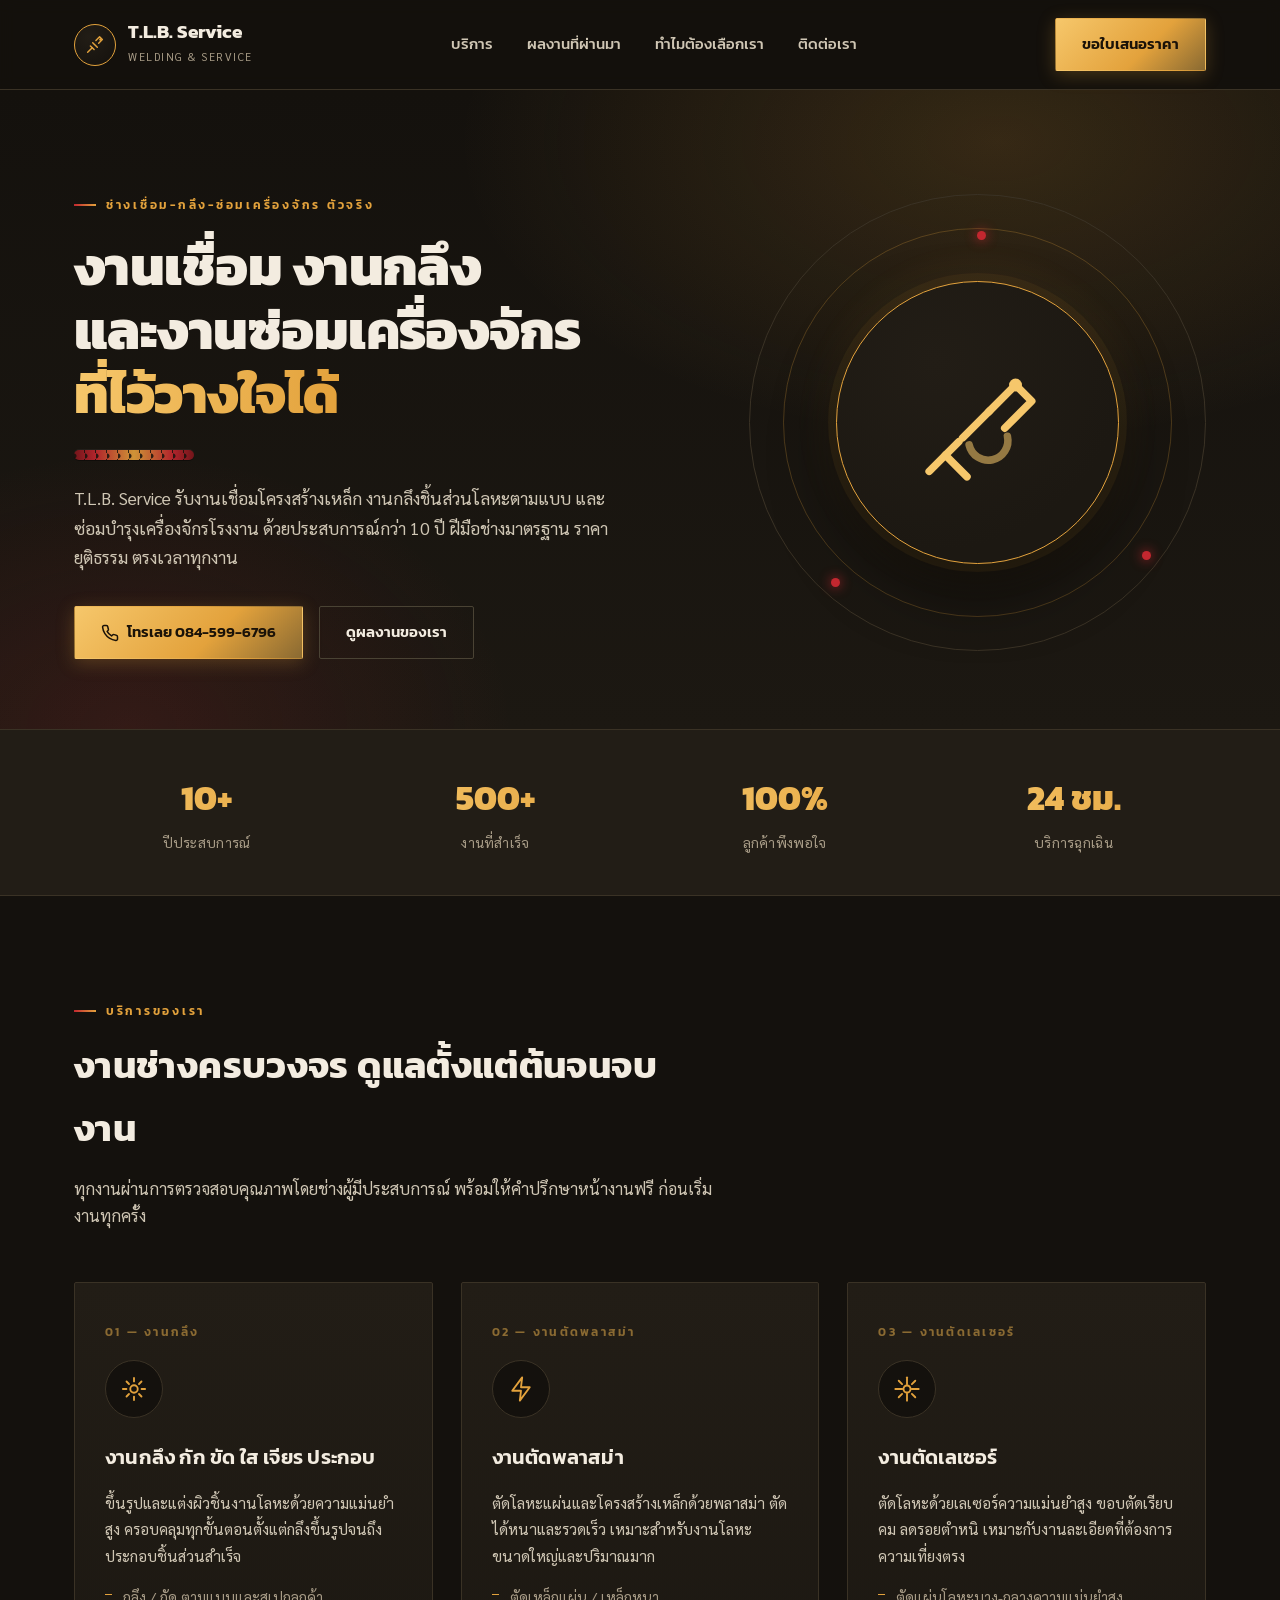
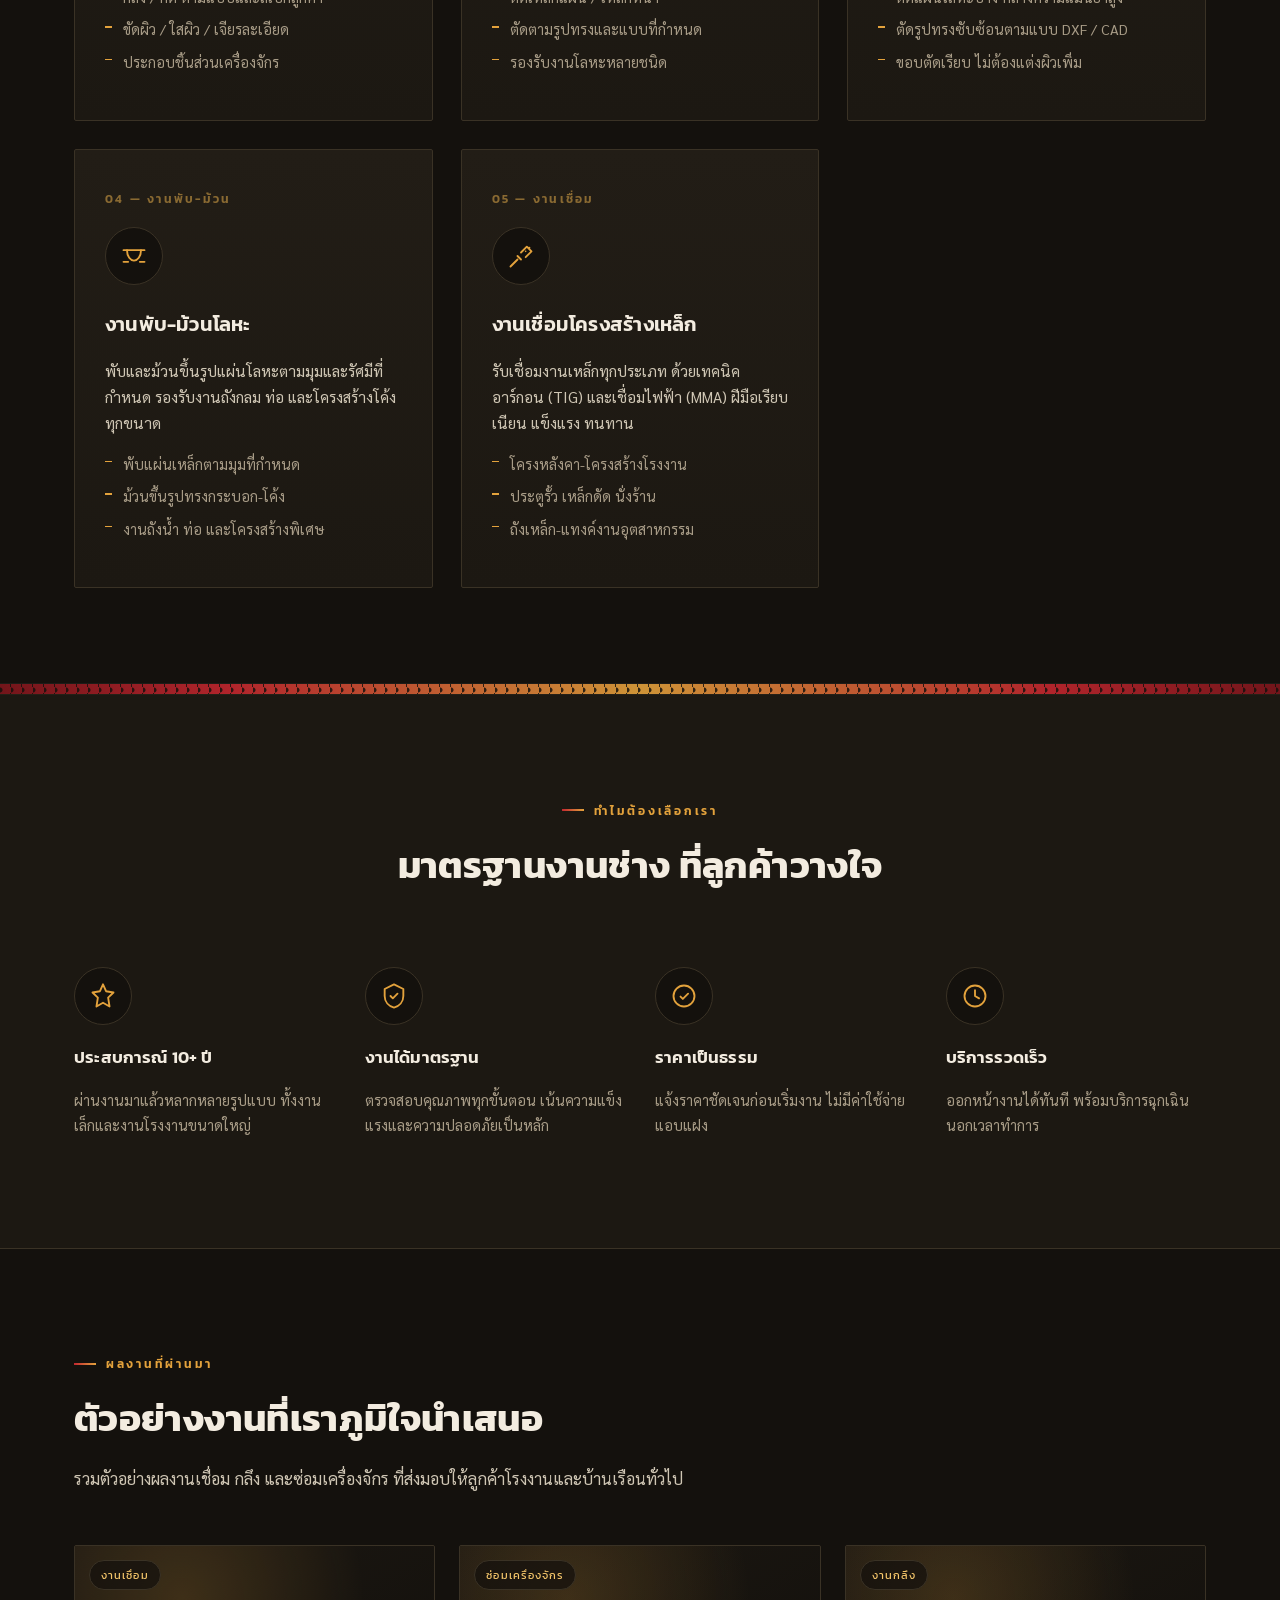
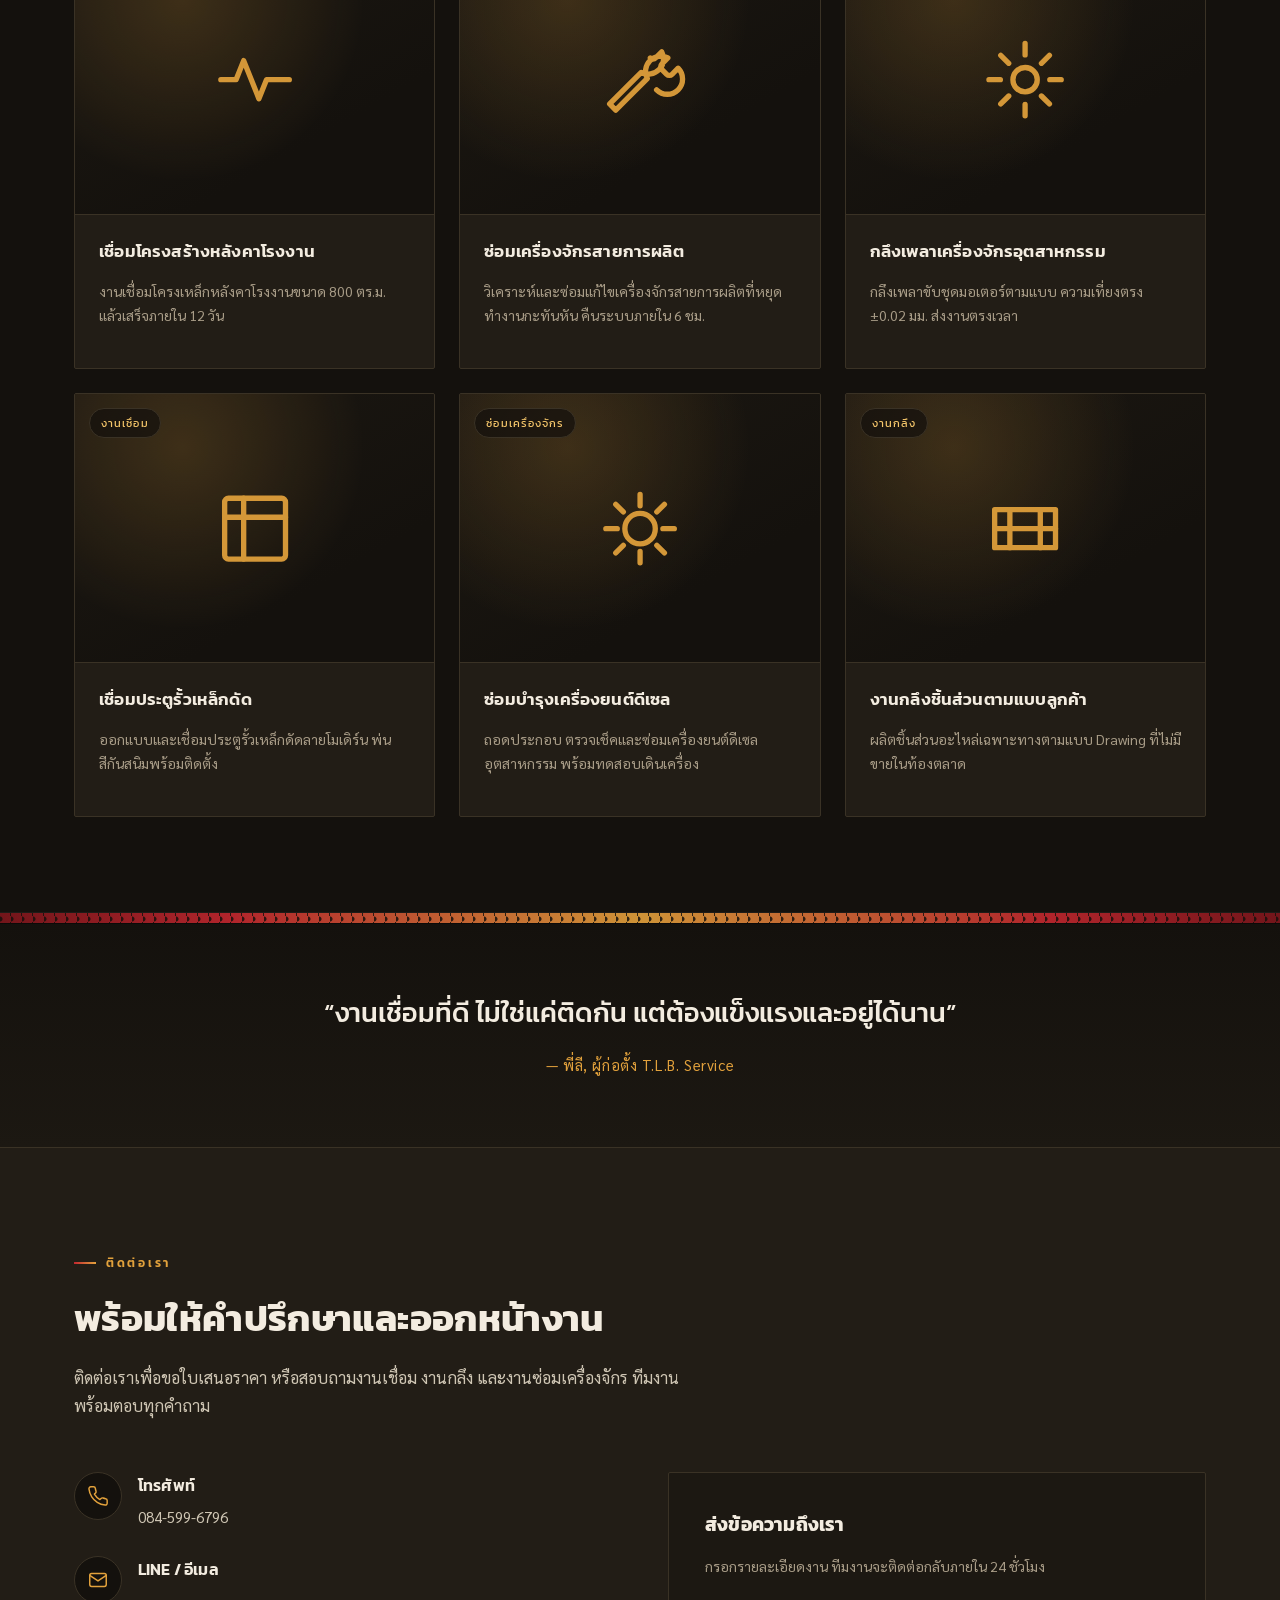
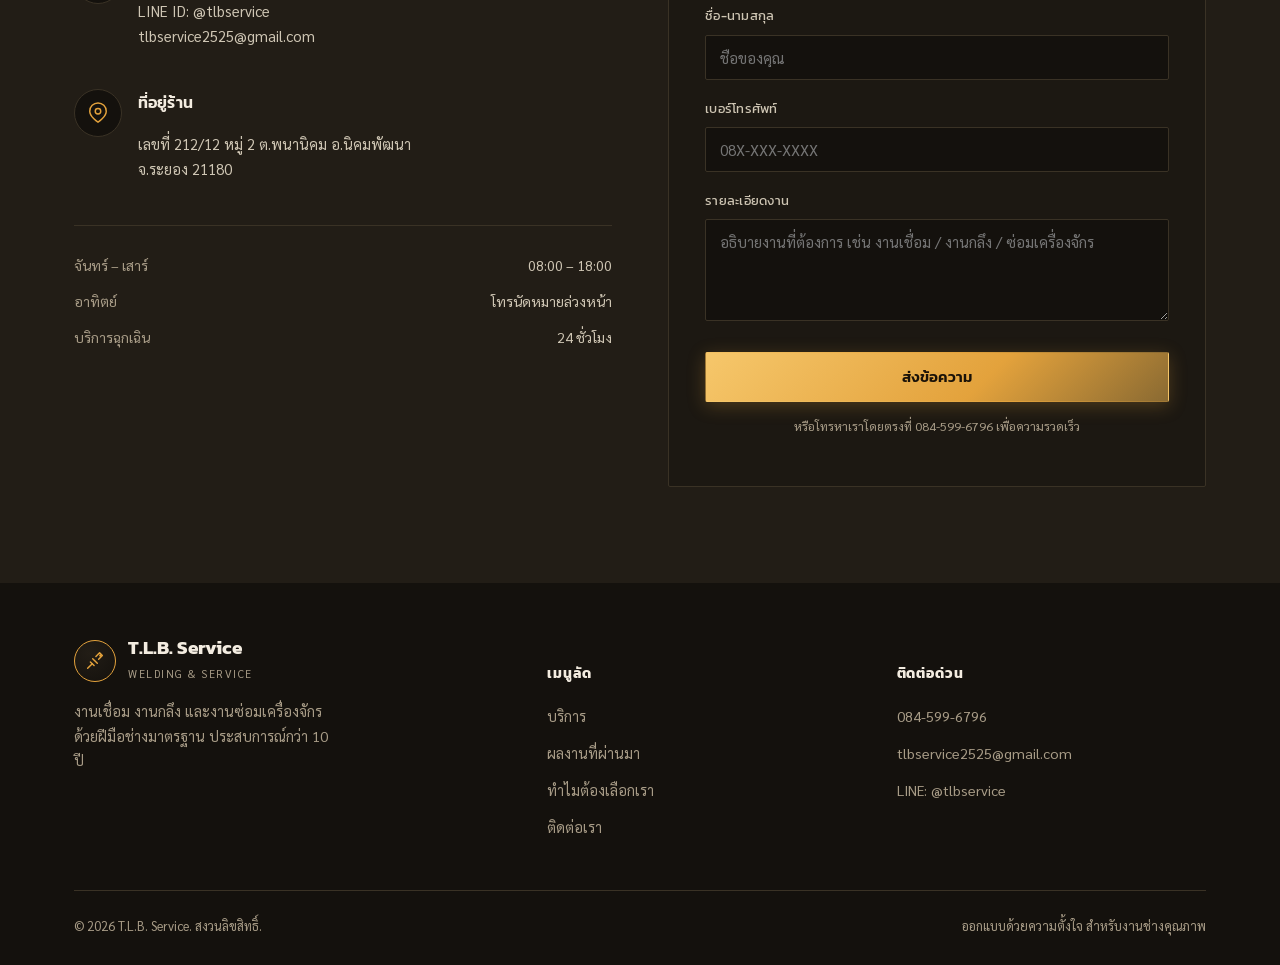
<file: index.html>
<!DOCTYPE html>
<html lang="th">
<head>
<meta charset="UTF-8">
<meta name="viewport" content="width=device-width, initial-scale=1.0">
<title>T.L.B. Service | งานเชื่อม งานกลึง งานซ่อมเครื่องจักร</title>
<meta name="description" content="T.L.B. Service รับงานเชื่อมโครงสร้างเหล็ก งานกลึงชิ้นส่วนโลหะ และซ่อมบำรุงเครื่องจักรโรงงาน ด้วยประสบการณ์กว่า 10 ปี">
<link rel="preconnect" href="https://fonts.googleapis.com">
<link rel="preconnect" href="https://fonts.gstatic.com" crossorigin>
<link href="https://fonts.googleapis.com/css2?family=Kanit:ital,wght@0,300;0,400;0,500;0,600;0,700;0,800;0,900;1,600&family=Sarabun:wght@300;400;500;600;700&display=swap" rel="stylesheet">
<link rel="stylesheet" href="css/style.css">
</head>
<body>

<!-- ============ NAV (partials/header.html) ============ -->
<div data-include="partials/header.html"></div>

<div id="top"></div>

<!-- ============ HERO (partials/hero.html) ============ -->
<div data-include="partials/hero.html"></div>

<!-- ============ STATS (partials/stats.html) ============ -->
<div data-include="partials/stats.html"></div>

<!-- ============ SERVICES (partials/services.html) ============ -->
<div data-include="partials/services.html"></div>

<div class="weld-seam"></div>

<!-- ============ WHY US (partials/why.html) ============ -->
<div data-include="partials/why.html"></div>

<!-- ============ PORTFOLIO (partials/portfolio.html) ============ -->
<div data-include="partials/portfolio.html"></div>

<div class="weld-seam"></div>

<!-- ============ QUOTE (partials/quote.html) ============ -->
<div data-include="partials/quote.html"></div>

<!-- ============ CONTACT (partials/contact.html) ============ -->
<div data-include="partials/contact.html"></div>

<!-- ============ FOOTER (partials/footer.html) ============ -->
<div data-include="partials/footer.html"></div>

<script src="js/main.js"></script>
</body>
</html>
</file>
<file: css/style.css>
:root{
  --ink:#14110d;
  --ink-soft:#1c1812;
  --panel:#221d16;
  --panel-line:#3a3225;
  --steel:#4a4334;
  --gold:#e3a23c;
  --gold-bright:#f6c76b;
  --gold-dim:#8a6a32;
  --ember:#c2272f;
  --ember-deep:#7d161c;
  --paper:#f3ece0;
  --paper-dim:#cfc6b4;
  --muted:#a89c87;
  --radius:2px;
  --maxw:1180px;
}
*{box-sizing:border-box;}
html{scroll-behavior:smooth;}
@media (prefers-reduced-motion: reduce){
  html{scroll-behavior:auto;}
  *{animation-duration:.001ms !important; animation-iteration-count:1 !important; transition-duration:.001ms !important;}
}
body{
  margin:0;
  background:var(--ink);
  color:var(--paper);
  font-family:'Sarabun',sans-serif;
  font-weight:400;
  line-height:1.7;
  -webkit-font-smoothing:antialiased;
}
h1,h2,h3,h4,.display{
  font-family:'Kanit',sans-serif;
  color:var(--paper);
  margin:0;
  letter-spacing:.01em;
}
a{color:inherit;text-decoration:none;}
img,svg{display:block;max-width:100%;}
.container{max-width:var(--maxw);margin:0 auto;padding:0 24px;}
.eyebrow{
  font-family:'Kanit',sans-serif;
  font-size:.78rem;
  letter-spacing:.22em;
  text-transform:uppercase;
  color:var(--gold);
  font-weight:600;
  display:inline-flex;
  align-items:center;
  gap:10px;
}
.eyebrow::before{
  content:"";
  width:22px;height:2px;
  background:linear-gradient(90deg,var(--ember),var(--gold));
  display:inline-block;
}
/* ---------- texture: diamond plate ---------- */
.plate-texture{
  background-image:
    radial-gradient(circle at 12px 12px, rgba(227,162,60,.10) 1.6px, transparent 1.8px);
  background-size:24px 24px;
}
/* ---------- weld seam signature divider ---------- */
.weld-seam{
  height:10px;
  width:100%;
  background:
    repeating-radial-gradient(circle at 0 6px, rgba(20,17,13,.85) 0 2px, transparent 3px 11px),
    linear-gradient(90deg, var(--ember-deep), var(--ember) 18%, var(--gold) 50%, var(--ember) 82%, var(--ember-deep));
  background-size: 11px 11px, 100% 100%;
  opacity:.9;
  box-shadow:0 1px 0 rgba(0,0,0,.4), 0 -1px 0 rgba(255,255,255,.05);
}

/* =========================================================
   NAV / HEADER  (partials/header.html)
   ========================================================= */
header{
  position:sticky;top:0;z-index:100;
  background:rgba(20,17,13,.92);
  backdrop-filter:blur(8px);
  border-bottom:1px solid var(--panel-line);
  transition:padding .25s ease;
}
.navwrap{
  display:flex;align-items:center;justify-content:space-between;
  padding:18px 24px;max-width:var(--maxw);margin:0 auto;
}
.brand{display:flex;align-items:center;gap:12px;}
.brand-badge{
  width:42px;height:42px;border-radius:50%;
  border:1.5px solid var(--gold);
  display:flex;align-items:center;justify-content:center;
  background:radial-gradient(circle at 35% 30%, var(--panel), var(--ink));
  flex-shrink:0;
}
.brand-badge svg{width:22px;height:22px;color:var(--gold);}
.brand-name{font-family:'Kanit';font-weight:700;font-size:1.18rem;line-height:1.1;color:var(--paper);}
.brand-tag{font-size:.68rem;letter-spacing:.14em;color:var(--muted);text-transform:uppercase;}
nav.links{display:flex;gap:34px;align-items:center;}
nav.links a{
  font-family:'Kanit';font-size:.92rem;font-weight:500;color:var(--paper-dim);
  position:relative;padding:6px 0;transition:color .2s;
}
nav.links a:hover{color:var(--gold-bright);}
nav.links a::after{
  content:"";position:absolute;left:0;bottom:0;width:0;height:2px;
  background:linear-gradient(90deg,var(--gold),var(--ember));
  transition:width .25s ease;
}
nav.links a:hover::after{width:100%;}
.btn{
  display:inline-flex;align-items:center;gap:8px;
  font-family:'Kanit';font-weight:600;font-size:.92rem;
  padding:13px 26px;border-radius:var(--radius);
  border:1.5px solid transparent;cursor:pointer;
  transition:transform .2s ease, box-shadow .2s ease, background .2s ease, border-color .2s;
  white-space:nowrap;
}
.btn-gold{
  background:linear-gradient(135deg,var(--gold-bright),var(--gold) 60%,var(--gold-dim));
  color:#1a1208;
  box-shadow:0 4px 18px rgba(227,162,60,.25);
}
.btn-gold:hover{transform:translateY(-2px);box-shadow:0 8px 24px rgba(227,162,60,.38);}
.btn-ghost{
  background:transparent;border-color:var(--steel);color:var(--paper);
}
.btn-ghost:hover{border-color:var(--gold);color:var(--gold-bright);}
.navcta{display:flex;align-items:center;gap:14px;}
.hamburger{display:none;flex-direction:column;gap:5px;background:none;border:none;cursor:pointer;padding:6px;}
.hamburger span{width:24px;height:2px;background:var(--paper);}

/* mobile menu */
.mobile-menu{
  display:none;position:fixed;inset:0;z-index:200;
  background:rgba(15,12,8,.97);
  flex-direction:column;align-items:center;justify-content:center;gap:30px;
}
.mobile-menu.open{display:flex;}
.mobile-menu a{font-family:'Kanit';font-size:1.4rem;font-weight:600;color:var(--paper);}
.mobile-menu .close-btn{position:absolute;top:24px;right:24px;background:none;border:none;color:var(--paper);font-size:1.8rem;cursor:pointer;}

/* =========================================================
   HERO  (partials/hero.html)
   ========================================================= */
.hero{
  position:relative;overflow:hidden;
  background:
    radial-gradient(ellipse 900px 500px at 78% 8%, rgba(227,162,60,.16), transparent 60%),
    radial-gradient(ellipse 700px 500px at 10% 100%, rgba(194,39,47,.14), transparent 55%),
    linear-gradient(180deg, var(--ink) 0%, var(--ink-soft) 100%);
  padding:96px 0 70px;
}
.hero-grid{
  display:grid;grid-template-columns:1.15fr .85fr;gap:56px;align-items:center;
}
.hero h1{
  font-size:clamp(2.1rem,4.4vw,3.4rem);
  font-weight:800;line-height:1.18;letter-spacing:-.01em;
}
.hero h1 em{
  font-style:normal;
  background:linear-gradient(90deg,var(--gold-bright),var(--gold));
  -webkit-background-clip:text;background-clip:text;color:transparent;
}
.hero-eyebrow{margin-bottom:18px;}
.hero-divider{width:120px;margin:24px 0;border-radius:6px;overflow:hidden;}
.hero p.lead{
  font-size:1.08rem;color:var(--paper-dim);max-width:54ch;margin-bottom:34px;
}
.hero-ctas{display:flex;gap:16px;flex-wrap:wrap;}
.hero-art{
  position:relative;display:flex;align-items:center;justify-content:center;
  aspect-ratio:1/1;
}
.hero-art .ring{
  position:absolute;inset:0;border-radius:50%;
  border:1px solid var(--panel-line);
}
.hero-art .ring.r2{inset:34px;border-color:rgba(227,162,60,.25);}
.hero-art .glow{
  position:absolute;width:78%;height:78%;border-radius:50%;
  background:radial-gradient(circle, rgba(227,162,60,.22), transparent 70%);
  filter:blur(6px);
}
.hero-art .badge{
  position:relative;width:62%;aspect-ratio:1/1;border-radius:50%;
  background:radial-gradient(circle at 35% 28%, var(--panel), var(--ink-soft) 70%);
  border:1.5px solid var(--gold);
  display:flex;align-items:center;justify-content:center;
  box-shadow:0 0 0 8px rgba(227,162,60,.06), 0 30px 60px rgba(0,0,0,.5);
}
.hero-art .badge svg{width:46%;height:46%;color:var(--gold-bright);}
.hero-art .orbit-dot{
  position:absolute;width:9px;height:9px;border-radius:50%;
  background:var(--ember);box-shadow:0 0 12px var(--ember);
}
@media (prefers-reduced-motion: no-preference){
  .hero-art .badge{animation:floaty 6s ease-in-out infinite;}
}
@keyframes floaty{0%,100%{transform:translateY(0);}50%{transform:translateY(-10px);}}

/* =========================================================
   STATS  (partials/stats.html)
   ========================================================= */
.stats{
  background:var(--panel);
  border-top:1px solid var(--panel-line);
  border-bottom:1px solid var(--panel-line);
  padding:40px 0;
}
.stats-grid{
  display:grid;grid-template-columns:repeat(4,1fr);gap:24px;text-align:center;
}
.stat .num{
  font-family:'Kanit';font-weight:800;font-size:2.1rem;
  background:linear-gradient(90deg,var(--gold-bright),var(--gold));
  -webkit-background-clip:text;background-clip:text;color:transparent;
}
.stat .label{font-size:.86rem;color:var(--muted);margin-top:4px;letter-spacing:.02em;}

/* ---------- section shells (shared) ---------- */
section{padding:96px 0;}
.section-head{max-width:640px;margin:0 0 52px;}
.section-head h2{font-size:clamp(1.7rem,3vw,2.3rem);font-weight:700;margin-top:14px;}
.section-head p{color:var(--paper-dim);margin-top:14px;font-size:1.02rem;}
.section-head.center{margin-left:auto;margin-right:auto;text-align:center;}

/* =========================================================
   SERVICES  (partials/services.html)
   ========================================================= */
.services-grid{display:grid;grid-template-columns:repeat(3,1fr);gap:28px;}
.service-card{
  background:linear-gradient(180deg, var(--panel), var(--ink-soft));
  border:1px solid var(--panel-line);
  border-radius:var(--radius);
  padding:38px 30px;
  position:relative;overflow:hidden;
  transition:transform .3s ease, border-color .3s ease, box-shadow .3s ease;
}
.service-card::before{
  content:"";position:absolute;top:0;left:0;right:0;height:3px;
  background:linear-gradient(90deg,var(--ember),var(--gold));
  transform:scaleX(0);transform-origin:left;transition:transform .35s ease;
}
.service-card:hover{transform:translateY(-6px);border-color:var(--gold-dim);box-shadow:0 20px 40px rgba(0,0,0,.35);}
.service-card:hover::before{transform:scaleX(1);}
.service-num{
  font-family:'Kanit';font-size:.78rem;color:var(--gold-dim);letter-spacing:.18em;font-weight:600;
}
.icon-circle{
  width:58px;height:58px;border-radius:50%;
  border:1px solid var(--panel-line);
  background:var(--ink);
  display:flex;align-items:center;justify-content:center;
  margin:18px 0 22px;
}
.icon-circle svg{width:28px;height:28px;color:var(--gold);}
.service-card h3{font-size:1.28rem;font-weight:600;margin-bottom:12px;}
.service-card p{color:var(--paper-dim);font-size:.96rem;}
.service-card ul{margin:16px 0 0;padding:0;list-style:none;}
.service-card li{
  font-size:.9rem;color:var(--muted);padding-left:18px;position:relative;margin-bottom:8px;
}
.service-card li::before{
  content:"";position:absolute;left:0;top:9px;width:7px;height:1.5px;background:var(--gold);
}

/* =========================================================
   WHY US  (partials/why.html)
   ========================================================= */
.why-section{
  background:var(--ink-soft);
  border-top:1px solid var(--panel-line);
  border-bottom:1px solid var(--panel-line);
}
.why-grid{display:grid;grid-template-columns:repeat(4,1fr);gap:30px;}
.why-item{text-align:left;}
.why-item .icon-circle{margin-bottom:18px;}
.why-item h4{font-size:1.06rem;font-weight:600;margin-bottom:8px;}
.why-item p{font-size:.92rem;color:var(--muted);}

/* =========================================================
   PORTFOLIO  (partials/portfolio.html)
   ========================================================= */
.portfolio-grid{display:grid;grid-template-columns:repeat(3,1fr);gap:24px;}
.work-card{
  border-radius:var(--radius);overflow:hidden;
  border:1px solid var(--panel-line);
  background:var(--panel);
  transition:transform .3s ease, box-shadow .3s ease;
}
.work-card:hover{transform:translateY(-5px);box-shadow:0 22px 44px rgba(0,0,0,.4);}
.work-visual{
  aspect-ratio:4/3;position:relative;
  display:flex;align-items:center;justify-content:center;
  background:
    radial-gradient(circle at 30% 20%, rgba(227,162,60,.18), transparent 55%),
    linear-gradient(150deg, var(--ink-soft), var(--ink) 70%);
  border-bottom:1px solid var(--panel-line);
}
.work-visual svg{width:34%;height:34%;color:var(--gold);opacity:.92;}
.work-tag{
  position:absolute;top:14px;left:14px;
  font-family:'Kanit';font-size:.68rem;letter-spacing:.1em;
  background:rgba(20,17,13,.75);border:1px solid var(--panel-line);
  color:var(--gold-bright);padding:5px 11px;border-radius:20px;
}
.work-body{padding:22px 24px 26px;}
.work-body h4{font-size:1.06rem;font-weight:600;margin-bottom:8px;}
.work-body p{font-size:.88rem;color:var(--muted);}

/* =========================================================
   QUOTE / TRUST STRIP  (partials/quote.html)
   ========================================================= */
.quote-strip{
  text-align:center;padding:70px 0;
  background:linear-gradient(180deg, var(--ink) 0%, var(--ink-soft) 100%);
}
.quote-strip blockquote{
  font-family:'Kanit';font-weight:500;font-size:clamp(1.2rem,2.4vw,1.7rem);
  max-width:760px;margin:0 auto 18px;line-height:1.5;color:var(--paper);
}
.quote-strip .who{color:var(--gold);font-size:.92rem;letter-spacing:.04em;}

/* =========================================================
   CONTACT  (partials/contact.html)
   ========================================================= */
.contact-section{
  background:var(--panel);border-top:1px solid var(--panel-line);
}
.contact-grid{display:grid;grid-template-columns:1fr 1fr;gap:56px;align-items:start;}
.contact-info .item{display:flex;gap:16px;margin-bottom:26px;align-items:flex-start;}
.contact-info .icon-circle{flex-shrink:0;margin:0;width:48px;height:48px;}
.contact-info .icon-circle svg{width:22px;height:22px;}
.contact-info h4{font-size:1rem;font-weight:600;margin-bottom:4px;}
.contact-info p,.contact-info a{font-size:.92rem;color:var(--paper-dim);}
.contact-info a:hover{color:var(--gold-bright);}
.hours-table{margin-top:30px;border-top:1px solid var(--panel-line);padding-top:22px;}
.hours-row{display:flex;justify-content:space-between;font-size:.88rem;color:var(--paper-dim);padding:6px 0;}
.hours-row span:first-child{color:var(--muted);}

.form-card{
  background:var(--ink-soft);border:1px solid var(--panel-line);
  border-radius:var(--radius);padding:36px;
}
.form-card h3{font-size:1.2rem;margin-bottom:6px;}
.form-card .sub{font-size:.88rem;color:var(--muted);margin-bottom:26px;}
.field{margin-bottom:18px;}
.field label{display:block;font-size:.82rem;color:var(--paper-dim);margin-bottom:7px;font-family:'Kanit';letter-spacing:.02em;}
.field input,.field textarea{
  width:100%;background:var(--ink);border:1px solid var(--panel-line);
  border-radius:var(--radius);padding:12px 14px;color:var(--paper);
  font-family:'Sarabun';font-size:.94rem;resize:vertical;
  transition:border-color .2s;
}
.field input:focus,.field textarea:focus{outline:none;border-color:var(--gold);}
.form-card .btn{width:100%;justify-content:center;margin-top:6px;}
.form-note{font-size:.78rem;color:var(--muted);margin-top:14px;text-align:center;}

/* =========================================================
   FOOTER  (partials/footer.html)
   ========================================================= */
footer{background:var(--ink);padding:54px 0 28px;}
.footer-grid{display:grid;grid-template-columns:1.4fr 1fr 1fr;gap:40px;margin-bottom:40px;}
.footer-brand p{color:var(--muted);font-size:.9rem;margin-top:14px;max-width:32ch;}
footer h5{font-family:'Kanit';font-size:.9rem;letter-spacing:.06em;color:var(--paper);margin-bottom:16px;}
footer ul{list-style:none;padding:0;margin:0;}
footer li{margin-bottom:10px;}
footer a{font-size:.9rem;color:var(--muted);transition:color .2s;}
footer a:hover{color:var(--gold-bright);}
.footer-bottom{
  border-top:1px solid var(--panel-line);padding-top:24px;
  display:flex;justify-content:space-between;flex-wrap:wrap;gap:12px;
  font-size:.8rem;color:var(--muted);
}

/* ---------- reveal-on-scroll (shared) ---------- */
.reveal{opacity:0;transform:translateY(18px);transition:opacity .7s ease, transform .7s ease;}
.reveal.in{opacity:1;transform:translateY(0);}

/* =========================================================
   RESPONSIVE
   ========================================================= */
@media (max-width:980px){
  nav.links{display:none;}
  .hamburger{display:flex;}
  .hero-grid{grid-template-columns:1fr;}
  .hero-art{max-width:300px;margin:0 auto;}
  .stats-grid{grid-template-columns:repeat(2,1fr);row-gap:28px;}
  .services-grid{grid-template-columns:1fr;}
  .why-grid{grid-template-columns:repeat(2,1fr);}
  .portfolio-grid{grid-template-columns:repeat(2,1fr);}
  .contact-grid{grid-template-columns:1fr;}
  .footer-grid{grid-template-columns:1fr 1fr;}
}
@media (max-width:560px){
  .why-grid{grid-template-columns:1fr;}
  .portfolio-grid{grid-template-columns:1fr;}
  .footer-grid{grid-template-columns:1fr;}
  .hero-ctas{flex-direction:column;align-items:stretch;}
  section{padding:64px 0;}
}
</file>
